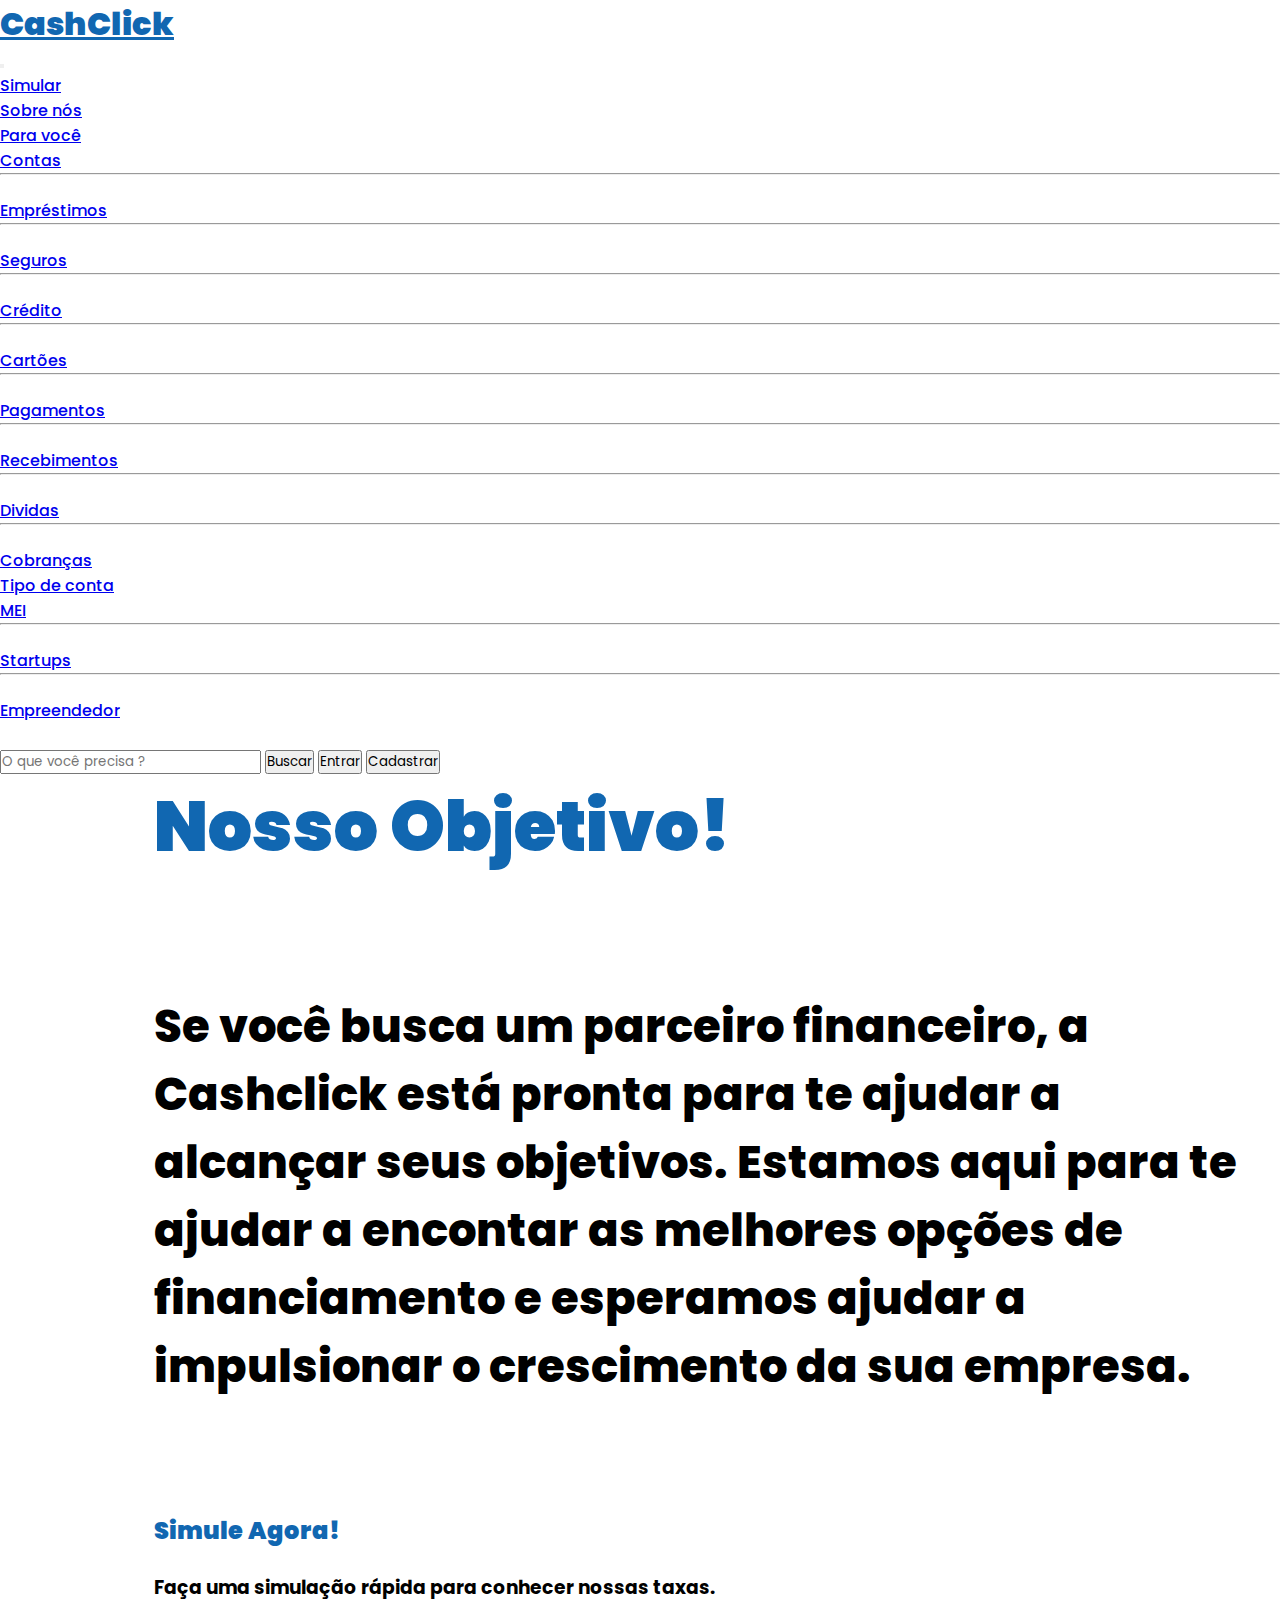
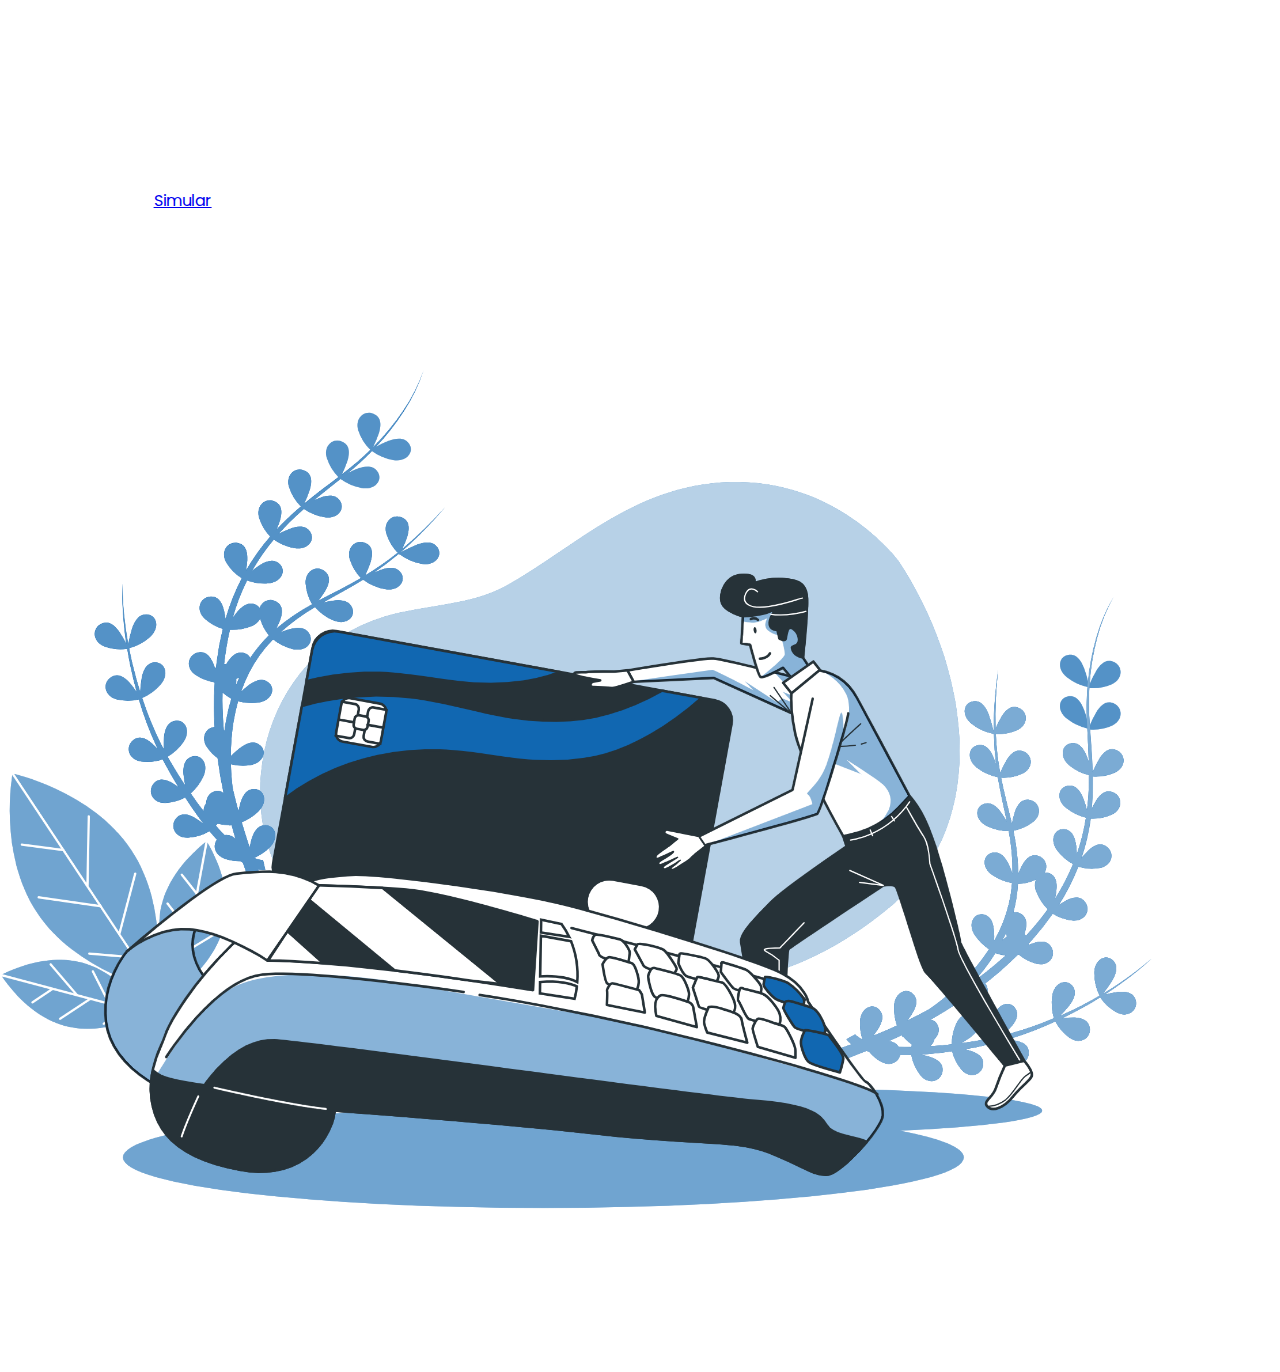
<file: RM_98198_Nicolas_Dutra_de_melo/Assets/HTML/index.html>
<!DOCTYPE html>
<html lang="pt-BR">

<head>
    <!-- ----------Chamada do Googlefonts---------- -->
    <link rel="preconnect" href="https://fonts.googleapis.com">
    <link rel="preconnect" href="https://fonts.gstatic.com" crossorigin>
    <link href="https://fonts.googleapis.com/css2?family=Poppins:wght@300&display=swap" rel="stylesheet">
    <!-- ----------Chamada do font-awesome---------- -->
    <link rel="stylesheet" href="https://cdnjs.cloudflare.com/ajax/libs/font-awesome/6.4.0/css/all.min.css"
        integrity="sha512-iecdLmaskl7CVkqkXNQ/ZH/XLlvWZOJyj7Yy7tcenmpD1ypASozpmT/E0iPtmFIB46ZmdtAc9eNBvH0H/ZpiBw=="
        crossorigin="anonymous" referrerpolicy="no-referrer" />

    <meta charset="utf-8">
    <meta name="viewport" content="width=device-width, initial-scale=1">
    <title>Fintech</title>
    <!-- ----------Chamada do Bootstrap---------- -->
    <link href="https://cdn.jsdelivr.net/npm/bootstrap@5.3.0/dist/css/bootstrap.min.css" rel="stylesheet"
        integrity="sha384-9ndCyUaIbzAi2FUVXJi0CjmCapSmO7SnpJef0486qhLnuZ2cdeRhO02iuK6FUUVM" crossorigin="anonymous">
    <!-- ----------Chamada do CSS---------- -->
    <link rel="stylesheet" href="../CSS/styles.css">
</head>

<body>
    <header class="container-fluid">
        <nav class="navbar navbar-expand-lg bg-body-tertiary display-flex">
            <div class="container-fluid">
                <h1><a class="navbar-brand fs-1" href="#">CashClick</a></h1>
                <button class="navbar-toggler" type="button" data-bs-toggle="collapse"
                    data-bs-target="#navbarSupportedContent" aria-controls="navbarSupportedContent"
                    aria-expanded="false" aria-label="Toggle navigation">
                    <span class="navbar-toggler-icon"></span>
                </button>
                <div class="collapse navbar-collapse" id="navbarSupportedContent">
                    <ul class="navbar-nav me-auto mb-2 mb-lg-0">
                        <li class="nav-item">
                            <a class="nav-link active fs-2 mx-5" href="#"><i
                                    class="fa-solid fa-hand-holding-dollar me-2" style="color: #1167b1;"></i>Simular</a>
                        </li>
                        <li class="nav-item">
                            <a class="nav-link active fs-2 mx-5" href="#"><i
                                class="fa-solid fa-info me-2" style="color: #1167b1;"></i>Sobre nós</a>
                        </li>
                        <li class="nav-item dropdown">
                            <a class="nav-link dropdown-toggle active fs-2 mx-5" href="#" role="button"
                                data-bs-toggle="dropdown" aria-expanded="false"><i class="fa-solid fa-plus" style="color: #1167b1;"></i>
                                Para você
                            </a>
                            <ul class="dropdown-menu">
                                <li><a class="dropdown-item fs-2" href="#">Contas</a></li>
                                <li>
                                    <hr class="dropdown-divider">
                                </li>
                                <li><a class="dropdown-item fs-2" href="#">Empréstimos</a></li>
                                <li>
                                    <hr class="dropdown-divider">
                                </li>
                                <li><a class="dropdown-item fs-2" href="#">Seguros</a></li>
                                <li>
                                    <hr class="dropdown-divider">
                                </li>
                                <li><a class="dropdown-item fs-2" href="#">Crédito</a></li>
                                <li>
                                    <hr class="dropdown-divider">
                                </li>
                                <li><a class="dropdown-item fs-2" href="#">Cartões</a></li>
                                <li>
                                    <hr class="dropdown-divider">
                                </li>
                                <li><a class="dropdown-item fs-2" href="#">Pagamentos</a></li>
                                <li>
                                    <hr class="dropdown-divider">
                                </li>
                                <li><a class="dropdown-item fs-2" href="#">Recebimentos</a></li>
                                <li>
                                    <hr class="dropdown-divider">
                                </li>
                                <li><a class="dropdown-item fs-2" href="#">Dividas</a></li>
                                <li>
                                    <hr class="dropdown-divider">
                                </li>
                                <li><a class="dropdown-item fs-2" href="#">Cobranças</a></li>
                            </ul>
                        </li>
                        <li class="nav-item dropdown">
                            <a class="nav-link dropdown-toggle active fs-2 mx-5" href="#" role="button"
                                data-bs-toggle="dropdown" aria-expanded="false"><i class="fa-regular fa-address-card" style="color: #1167b1;"></i>
                                Tipo de conta
                            </a>
                            <ul class="dropdown-menu">
                                <li><a class="dropdown-item fs-2" href="#">MEI</a></li>
                                <li>
                                    <hr class="dropdown-divider">
                                </li>
                                <li><a class="dropdown-item fs-2" href="#">Startups</a></li>
                                <li>
                                    <hr class="dropdown-divider">
                                </li>
                                <li><a class="dropdown-item fs-2" href="#">Empreendedor</a></li>
                                <li>
                            </ul>
                        </li>
                    </ul>
                    <form class="d-flex p-3" role="search">
                        <input class="form-control me-2" type="search" placeholder="O que você precisa ?"
                            aria-label="Search">
                        <button class="btn btn-outline-primary btn-lg me-5" type="submit"><i
                                class="fa-solid fa-magnifying-glass"></i>Buscar</button>
                        <button class="btn btn-outline-primary mx-5 btn-lg" type="submit"><i
                                class="fa-solid fa-arrow-right-to-bracket me-1"></i>Entrar</button>
                        <button class="btn btn-outline-primary btn-lg" type="submit"><i
                                class="fa-solid fa-check me-2"></i>Cadastrar</button>
                    </form>
                </div>
            </div>
        </nav>
    </header>
    <main class="container-fluid mt-5">
        <div class="row d-flex justify-content-center align-items-center">
            <div class="col-lg-6 simular">
                <h1>Nosso Objetivo!</h1>
                <p>Se você busca um parceiro financeiro, a Cashclick está pronta para te ajudar a alcançar seus
                    objetivos. Estamos aqui para te ajudar a encontar as melhores opções de financiamento e esperamos
                    ajudar a impulsionar o crescimento da sua empresa.</p>
                <h2 class="fs-1">Simule Agora!</h2><br>
                <h3>Faça uma simulação rápida para conhecer nossas taxas.</h3><br>
                <i class="fa-solid fa-sack-dollar" style="color: #1167b1;"></i><br><br>
                <a href="#" class="btn btn-outline-primary btn-lg">Simular</a>
            </div>
            <div class="col-lg-6 text-center">
                <img src="../images/Plain credit card-bro.png" alt="Homem passando um cartão de crédito"
                    class="img-fluid">
            </div>
        </div>
    </main>

    <!-- ----------Chamada do Bootstrap---------- -->
    <script src="https://cdn.jsdelivr.net/npm/bootstrap@5.3.0/dist/js/bootstrap.bundle.min.js"
        integrity="sha384-geWF76RCwLtnZ8qwWowPQNguL3RmwHVBC9FhGdlKrxdiJJigb/j/68SIy3Te4Bkz"
        crossorigin="anonymous"></script>

</body>

</html>
</file>
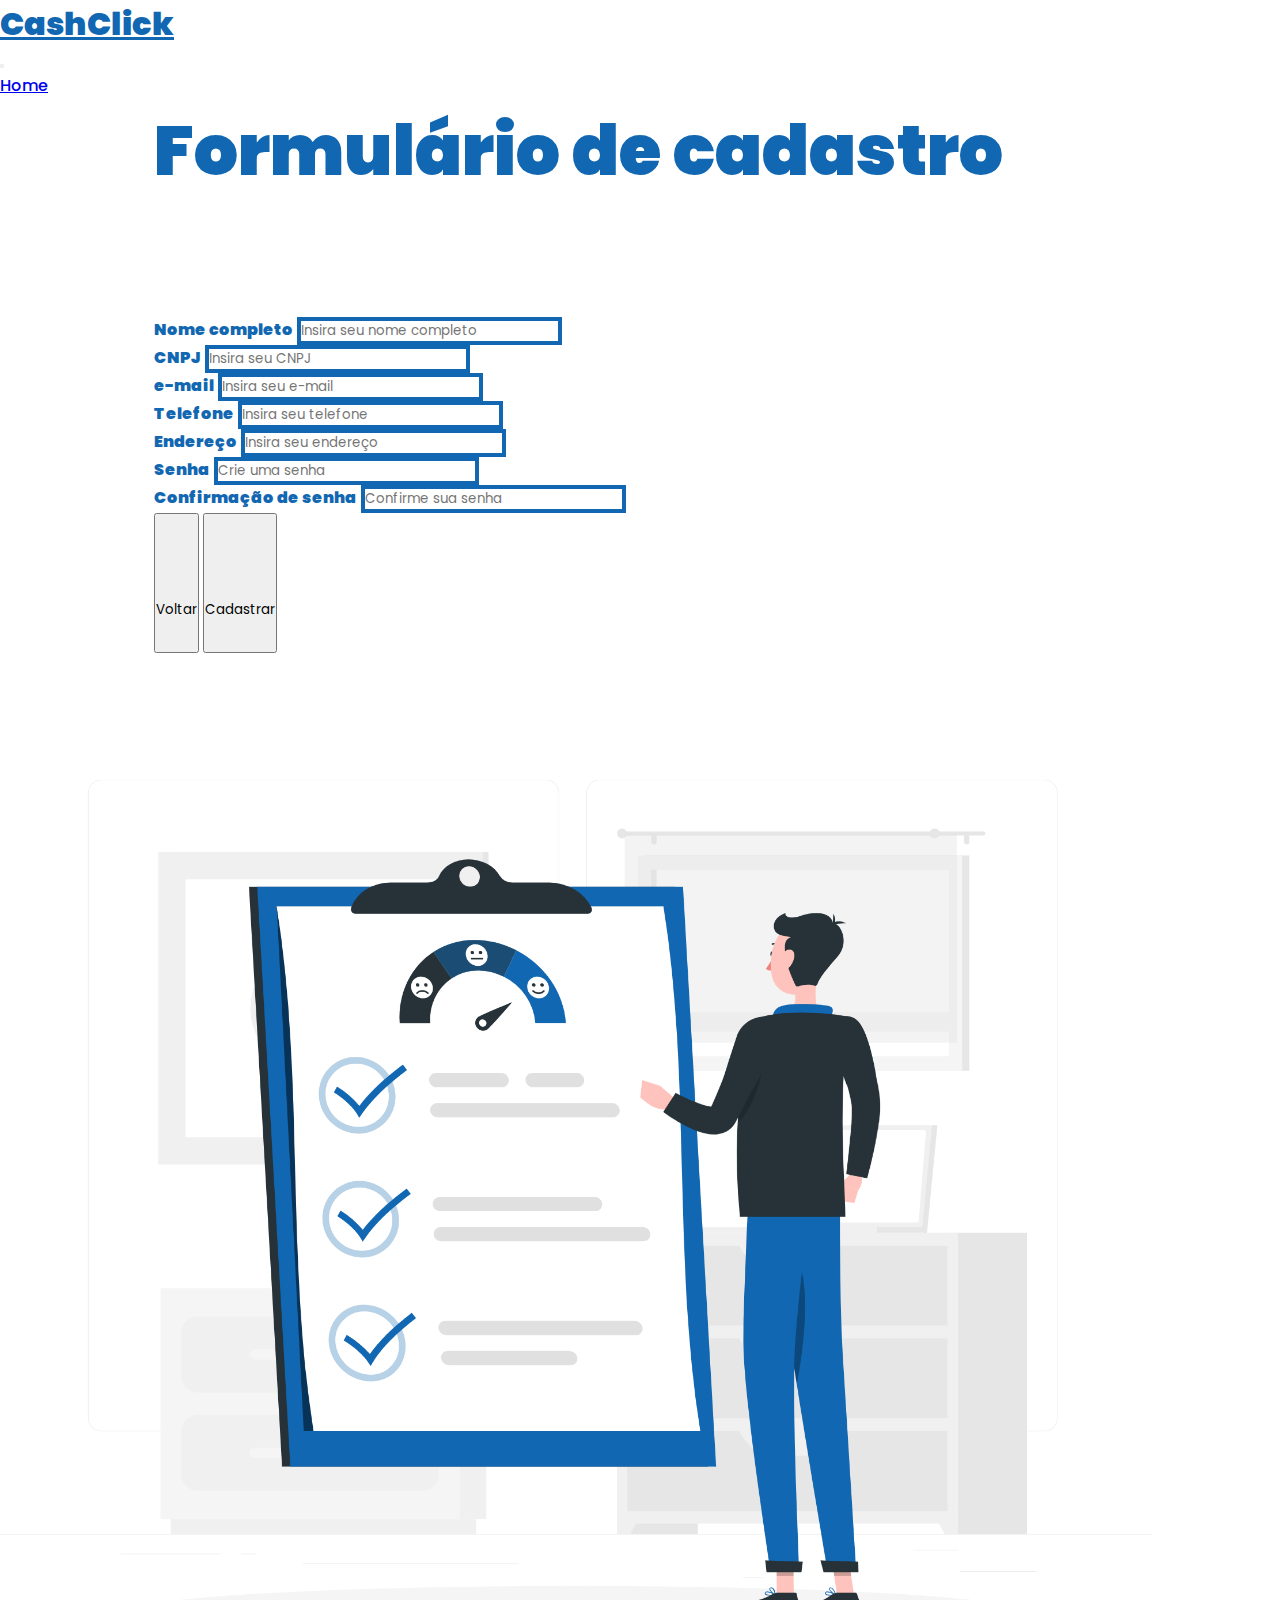
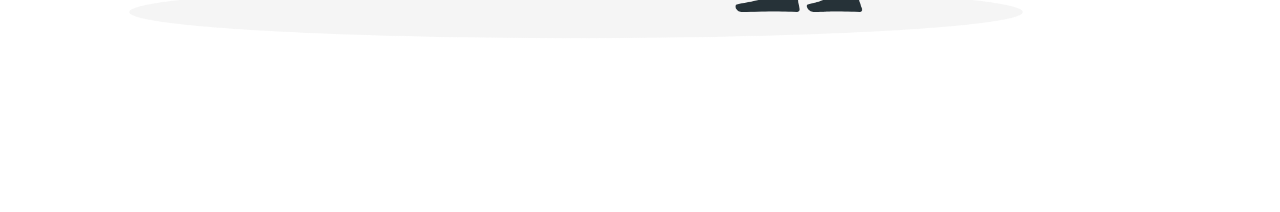
<file: RM_98198_Nicolas_Dutra_de_melo/Assets/HTML/cadastro.html>
<!DOCTYPE html>
<html lang="pt-BR">

<head>
    <!-- ----------Chamada do Googlefonts---------- -->
    <link rel="preconnect" href="https://fonts.googleapis.com">
    <link rel="preconnect" href="https://fonts.gstatic.com" crossorigin>
    <link href="https://fonts.googleapis.com/css2?family=Poppins:wght@300&display=swap" rel="stylesheet">
    <!-- ----------Chamada do font-awesome---------- -->
    <link rel="stylesheet" href="https://cdnjs.cloudflare.com/ajax/libs/font-awesome/6.4.0/css/all.min.css"
        integrity="sha512-iecdLmaskl7CVkqkXNQ/ZH/XLlvWZOJyj7Yy7tcenmpD1ypASozpmT/E0iPtmFIB46ZmdtAc9eNBvH0H/ZpiBw=="
        crossorigin="anonymous" referrerpolicy="no-referrer" />

    <meta charset="utf-8">
    <meta name="viewport" content="width=device-width, initial-scale=1">
    <title>Fintech</title>
    <!-- ----------Chamada do Bootstrap---------- -->
    <link href="https://cdn.jsdelivr.net/npm/bootstrap@5.3.0/dist/css/bootstrap.min.css" rel="stylesheet"
        integrity="sha384-9ndCyUaIbzAi2FUVXJi0CjmCapSmO7SnpJef0486qhLnuZ2cdeRhO02iuK6FUUVM" crossorigin="anonymous">
    <!-- ----------Chamada do CSS---------- -->
    <link rel="stylesheet" href="../CSS/styles.css">
</head>

<body>
    <header class="container-fluid">
        <nav class="navbar navbar-expand-lg bg-body-tertiary display-flex">
            <div class="container-fluid">
                <h1><a class="navbar-brand fs-1" href="#">CashClick</a></h1>
                <button class="navbar-toggler" type="button" data-bs-toggle="collapse"
                    data-bs-target="#navbarSupportedContent" aria-controls="navbarSupportedContent"
                    aria-expanded="false" aria-label="Toggle navigation">
                    <span class="navbar-toggler-icon"></span>
                </button>
                <div class="collapse navbar-collapse" id="navbarSupportedContent">
                    <ul class="navbar-nav me-auto mb-2 mb-lg-0">
                        <li class="nav-item">
                            <a class="nav-link active fs-2 mx-5" href="#"><i class="fa-solid fa-house me-2"
                                    style="color: #1167b1;"></i>Home</a>
                        </li>
                    </ul>
                </div>
            </div>
        </nav>
    </header>
    <main class="container-fluid mt-5">
        <div class="row d-flex justify-content-center align-items-center">
            <div class="col-lg-6 simular cadastro">
                <h1>Formulário de cadastro</h1>
                <form>
                    <div class="mb-3">
                        <label for="nome" class="form-label fs-2">Nome completo</label>
                        <input type="text" class="form-control form-control-lg campo" id="nome" aria-describedby="emailHelp" placeholder="Insira seu nome completo ">
                    </div>
                    <div class="mb-3">
                        <label for="cnpj" class="form-label fs-2">CNPJ</label>
                        <input type="number" class="form-control form-control-lg campo" id="cnpj" aria-describedby="emailHelp" placeholder="Insira seu CNPJ ">
                    </div>
                    <div class="mb-3">
                        <label for="email" class="form-label fs-2">e-mail</label>
                        <input type="email" class="form-control form-control-lg campo" id="email" placeholder="Insira seu e-mail">
                    </div>
                    <div class="mb-3">
                        <label for="telefone" class="form-label fs-2">Telefone</label>
                        <input type="tel" class="form-control form-control-lg campo" id="telefone" placeholder="Insira seu telefone">
                    </div>
                    <div class="mb-3">
                        <label for="endereco" class="form-label fs-2">Endereço</label>
                        <input type="text" class="form-control form-control-lg campo" id="endereco" aria-describedby="emailHelp" placeholder="Insira seu endereço ">
                    </div>
                    <div class="mb-3">
                        <label for="senha" class="form-label fs-2">Senha</label>
                        <input type="password" class="form-control form-control-lg campo" id="senha" aria-describedby="emailHelp" placeholder="Crie uma senha ">
                    </div>
                    <div class="mb-3">
                        <label for="senha2" class="form-label fs-2">Confirmação de senha</label>
                        <input type="password" class="form-control form-control-lg campo mb-5" id="senha2" aria-describedby="emailHelp" placeholder="Confirme sua senha">
                    </div>
                    <button type="button" class="btn btn-outline-primary btn-lg me-5"><i class="fa-solid fa-arrow-left fs-3 me-2"></i>Voltar</button>
                    <button type="button" class="btn btn-outline-primary btn-lg"><i
                        class="fa-solid fa-check fs-3 me-2"></i>Cadastrar</button>
                </form>
            </div>
            <div class="col-lg-6 text-center">
                <img src="../images/Customer Survey-rafiki.png" alt="homem respondendo um questionário" class="img-fluid">
            </div>
        </div>
    </main>

    <!-- ----------Chamada do Bootstrap---------- -->
    <script src="https://cdn.jsdelivr.net/npm/bootstrap@5.3.0/dist/js/bootstrap.bundle.min.js"
        integrity="sha384-geWF76RCwLtnZ8qwWowPQNguL3RmwHVBC9FhGdlKrxdiJJigb/j/68SIy3Te4Bkz"
        crossorigin="anonymous"></script>

</body>

</html>
</file>
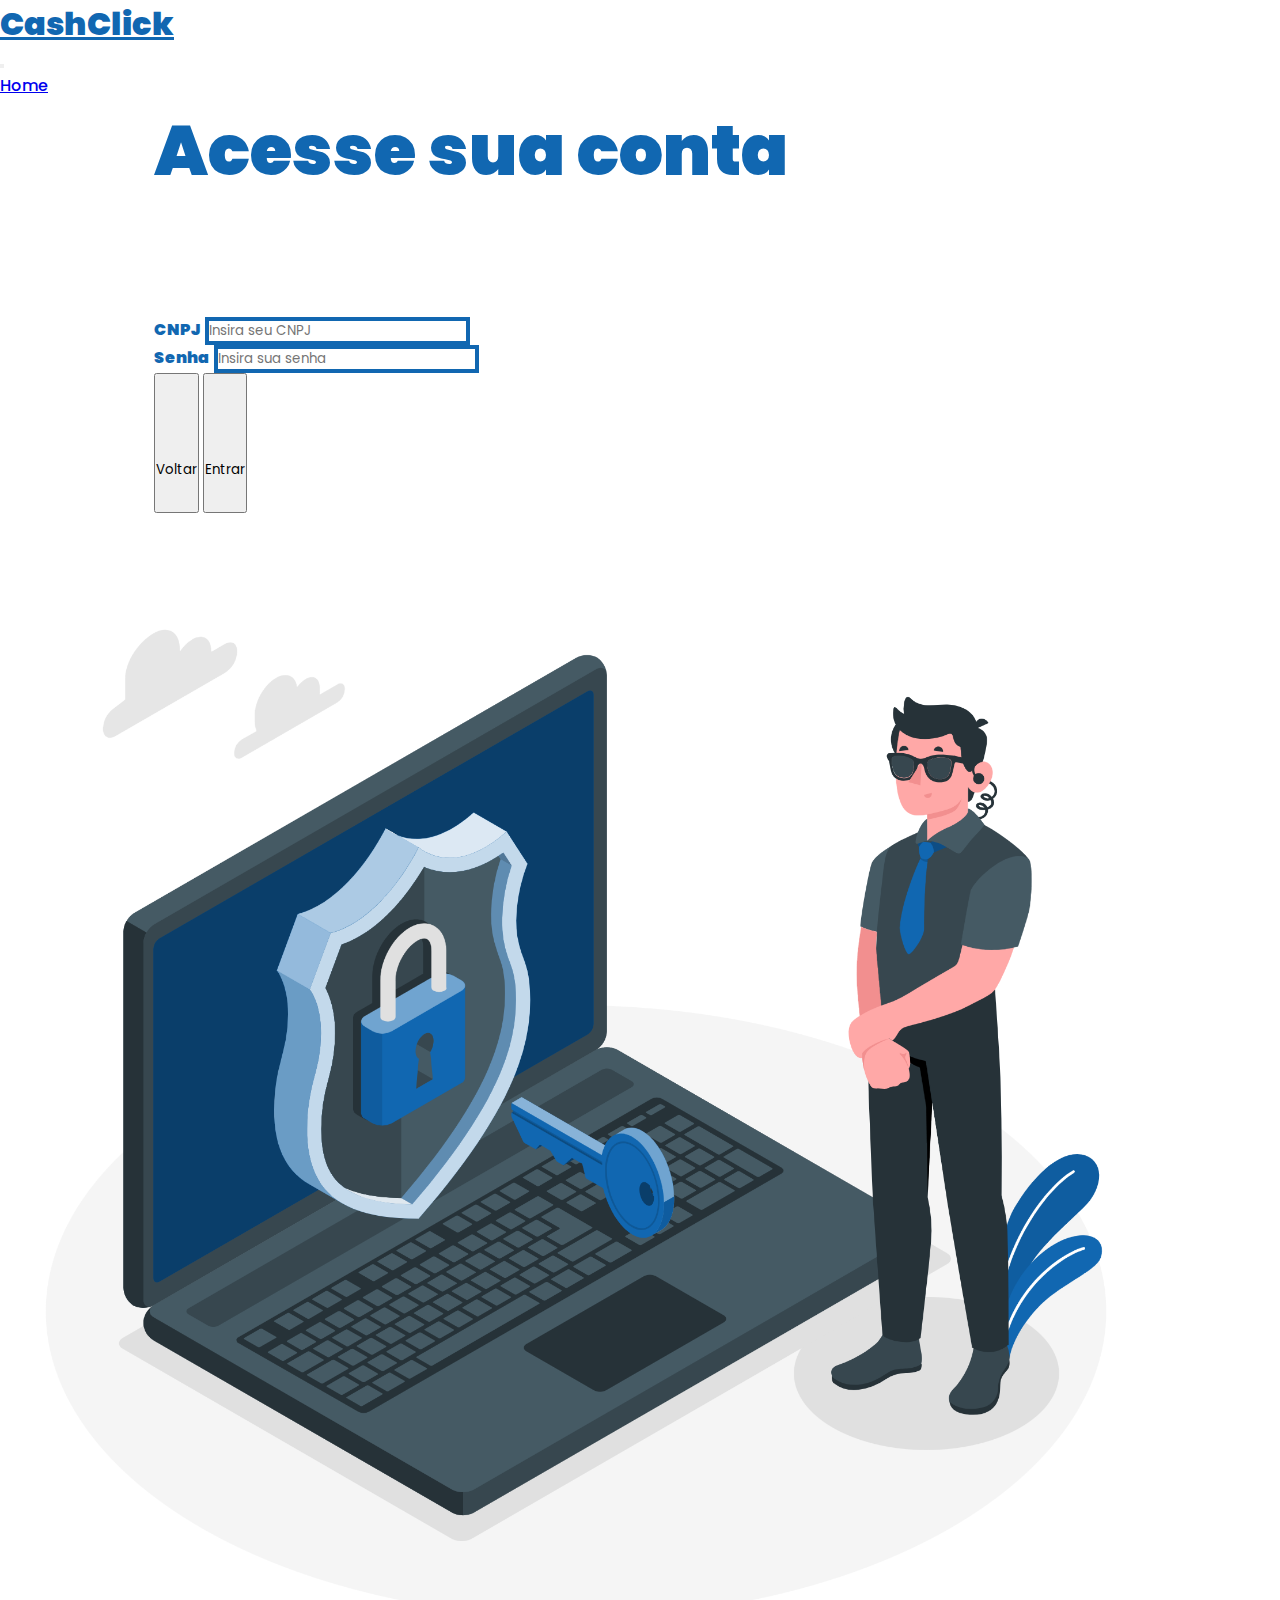
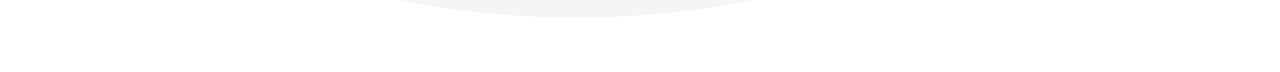
<file: RM_98198_Nicolas_Dutra_de_melo/Assets/HTML/entrar.html>
<!DOCTYPE html>
<html lang="pt-BR">

<head>
    <!-- ----------Chamada do Googlefonts---------- -->
    <link rel="preconnect" href="https://fonts.googleapis.com">
    <link rel="preconnect" href="https://fonts.gstatic.com" crossorigin>
    <link href="https://fonts.googleapis.com/css2?family=Poppins:wght@300&display=swap" rel="stylesheet">
    <!-- ----------Chamada do font-awesome---------- -->
    <link rel="stylesheet" href="https://cdnjs.cloudflare.com/ajax/libs/font-awesome/6.4.0/css/all.min.css"
        integrity="sha512-iecdLmaskl7CVkqkXNQ/ZH/XLlvWZOJyj7Yy7tcenmpD1ypASozpmT/E0iPtmFIB46ZmdtAc9eNBvH0H/ZpiBw=="
        crossorigin="anonymous" referrerpolicy="no-referrer" />

    <meta charset="utf-8">
    <meta name="viewport" content="width=device-width, initial-scale=1">
    <title>Fintech</title>
    <!-- ----------Chamada do Bootstrap---------- -->
    <link href="https://cdn.jsdelivr.net/npm/bootstrap@5.3.0/dist/css/bootstrap.min.css" rel="stylesheet"
        integrity="sha384-9ndCyUaIbzAi2FUVXJi0CjmCapSmO7SnpJef0486qhLnuZ2cdeRhO02iuK6FUUVM" crossorigin="anonymous">
    <!-- ----------Chamada do CSS---------- -->
    <link rel="stylesheet" href="../CSS/styles.css">
</head>

<body>
    <header class="container-fluid">
        <nav class="navbar navbar-expand-lg bg-body-tertiary display-flex">
            <div class="container-fluid">
                <h1><a class="navbar-brand fs-1" href="#">CashClick</a></h1>
                <button class="navbar-toggler" type="button" data-bs-toggle="collapse"
                    data-bs-target="#navbarSupportedContent" aria-controls="navbarSupportedContent"
                    aria-expanded="false" aria-label="Toggle navigation">
                    <span class="navbar-toggler-icon"></span>
                </button>
                <div class="collapse navbar-collapse" id="navbarSupportedContent">
                    <ul class="navbar-nav me-auto mb-2 mb-lg-0">
                        <li class="nav-item">
                            <a class="nav-link active fs-2 mx-5" href="#"><i class="fa-solid fa-house me-2"
                                    style="color: #1167b1;"></i>Home</a>
                        </li>
                    </ul>
                </div>
            </div>
        </nav>
    </header>
    <main class="container-fluid mt-5">
        <div class="row d-flex justify-content-center align-items-center">
            <div class="col-lg-6 simular">
                <h1>Acesse sua conta</h1>
                <form>
                    <div class="mb-3">
                        <label for="exampleInputEmail1" class="form-label fs-2">CNPJ</label>
                        <input type="number" class="form-control form-control-lg campo" id="exampleInputEmail1" aria-describedby="emailHelp" placeholder="Insira seu CNPJ ">
                    </div>
                    <div class="mb-3">
                        <label for="exampleInputPassword1" class="form-label fs-2">Senha</label>
                        <input type="password" class="form-control form-control-lg mb-5 campo" id="exampleInputPassword1" placeholder="Insira sua senha">
                    </div>
                    <button type="button" class="btn btn-outline-primary btn-lg me-5"><i class="fa-solid fa-arrow-left fs-3 me-2"></i>Voltar</button>
                    <button type="button" class="btn btn-outline-primary btn-lg"><i
                        class="fa-solid fa-arrow-right-to-bracket fs-3 me-2"></i>Entrar</button>
                </form>
            </div>
            <div class="col-lg-6 text-center">
                <img src="../images/Security-amico.png" alt="Imagem para representar a segurança" class="img-fluid">
            </div>
        </div>
    </main>

    <!-- ----------Chamada do Bootstrap---------- -->
    <script src="https://cdn.jsdelivr.net/npm/bootstrap@5.3.0/dist/js/bootstrap.bundle.min.js"
        integrity="sha384-geWF76RCwLtnZ8qwWowPQNguL3RmwHVBC9FhGdlKrxdiJJigb/j/68SIy3Te4Bkz"
        crossorigin="anonymous"></script>

</body>

</html>
</file>
<file: RM_98198_Nicolas_Dutra_de_melo/Assets/CSS/styles.css>
* {
    box-sizing: border-box;
    margin: 0;
    padding: 0;
    font-family: 'poppins', sans-serif;
}

.navbar-brand{
    color: #1167b1;
}

img {
    width: 90%;
}

.simular h2 {
    color: #1167b1;
    font-weight: 900;
}

.simular i {
    font-size: 90px;
    align-items: center;
}

.simular h3 {
    font-weight: 700;
}

nav {
    font-weight: 500;
}

.navbar h1 {
    font-weight: 900;
}

.simular {
    padding-left: 12%;
}

.simular p {
    margin-bottom: 10%;
    font-weight: 800;
    font-size: 45px;
}

.simular h1 {
    color: #1167b1;
    font-weight: 900;
    font-size: 70px;
    margin-bottom: 10%;
}

.form-label {
    color: #1167b1;
    font-weight: 900;
}

.campo {
    border: 4px solid #1167b1;
}
</file>
